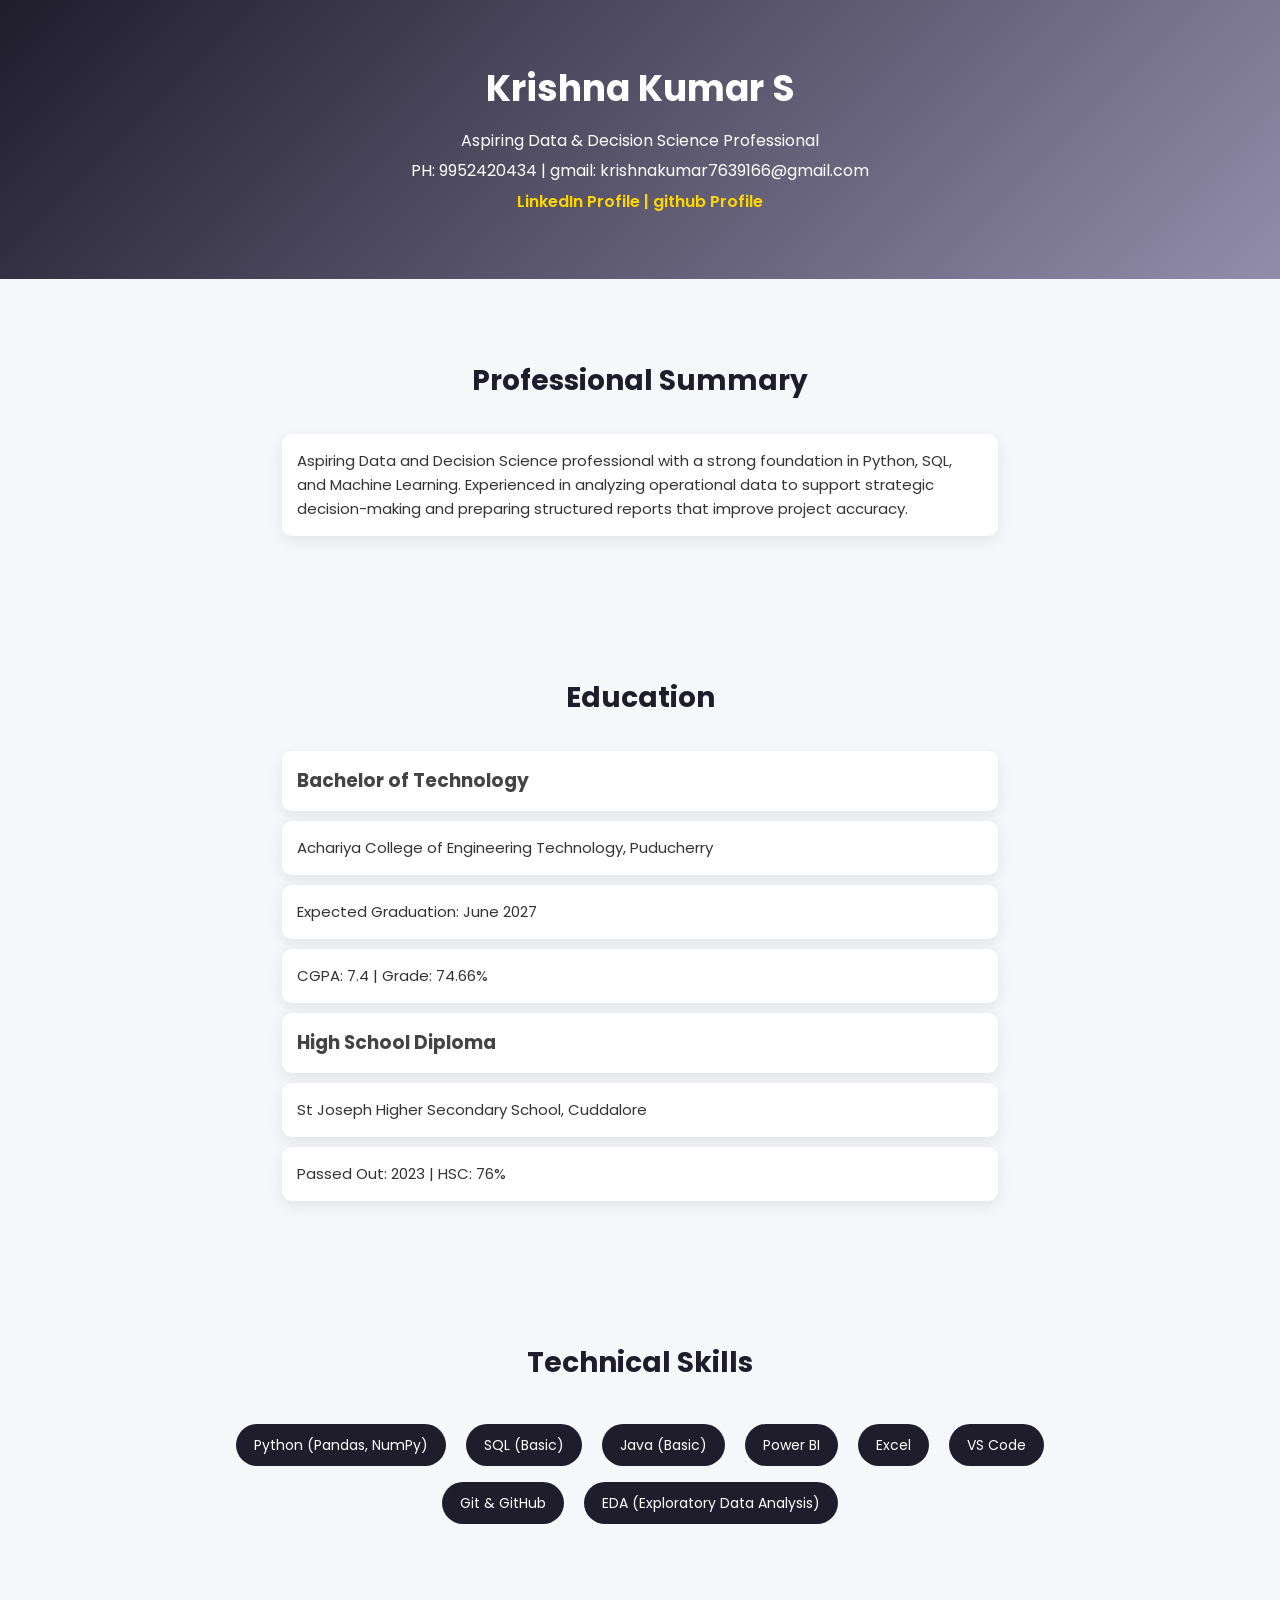
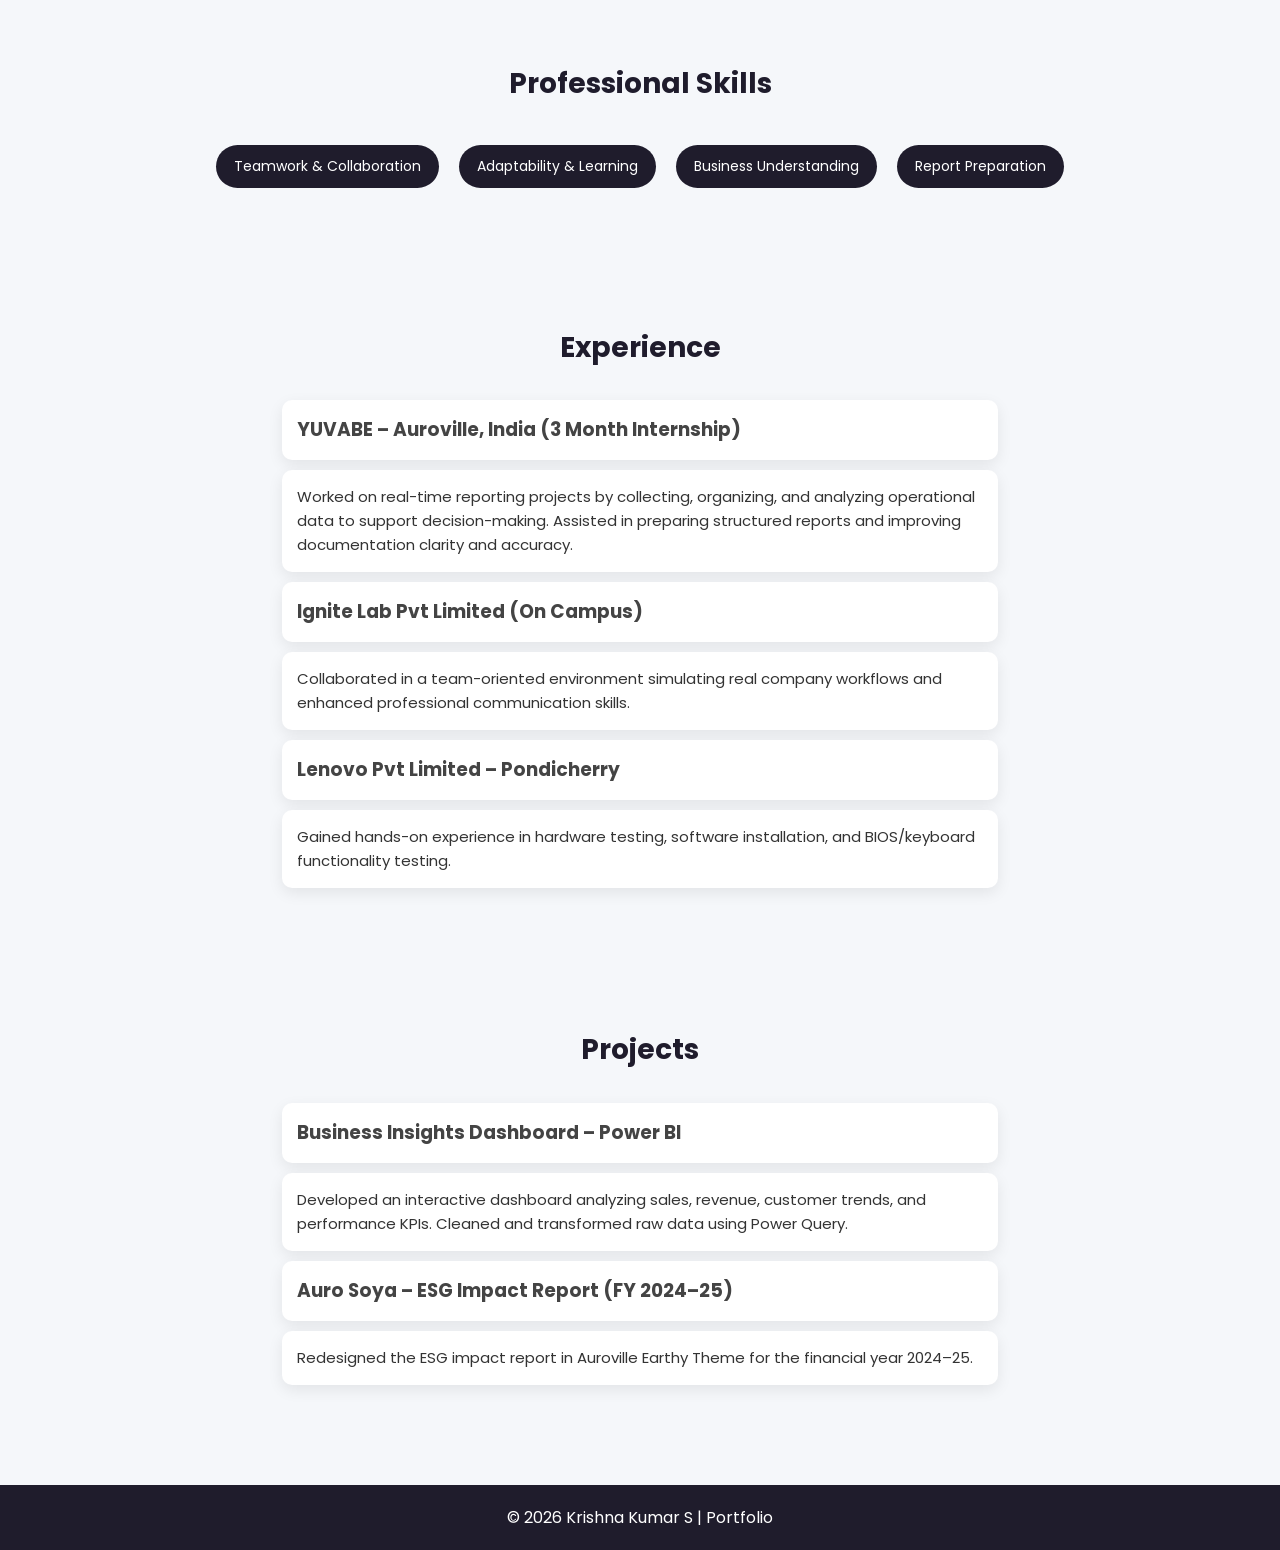
<file: index.html>
<!DOCTYPE html>
<html lang="en">
<head>
    <meta charset="UTF-8">
    <title>Krishna Kumar S | Portfolio</title>
    <link rel="stylesheet" href="style.css">
</head>
<body>

    <!-- Header -->
    <header>
        <h1>Krishna Kumar S</h1>
        <p>Aspiring Data & Decision Science Professional</p>
        <p>PH: 9952420434 | gmail: krishnakumar7639166@gmail.com</p>
        <p>
            <a href="https://www.linkedin.com/in/krishna-kumar-s-a0b208290" target="_blank">
                LinkedIn Profile
            </a>
            <a href="https://github.com/krishnxkumxr" target="_blank">
               | github Profile
            </a>
        </p>
    </header>

    <!-- Summary -->
    <section>
        <h2>Professional Summary</h2>
        <p>
            Aspiring Data and Decision Science professional with a strong foundation in Python, SQL, 
            and Machine Learning. Experienced in analyzing operational data to support strategic 
            decision-making and preparing structured reports that improve project accuracy.
        </p>
    </section>

    <!-- Education -->
    <section>
        <h2>Education</h2>

        <h3>Bachelor of Technology</h3>
        <p>Achariya College of Engineering Technology, Puducherry</p>
        <p>Expected Graduation: June 2027</p>
        <p>CGPA: 7.4 | Grade: 74.66%</p>

        <h3>High School Diploma</h3>
        <p>St Joseph Higher Secondary School, Cuddalore</p>
        <p>Passed Out: 2023 | HSC: 76%</p>
    </section>

    <!-- Technical Skills -->
    <section>
        <h2>Technical Skills</h2>
        <ul>
            <li>Python (Pandas, NumPy)</li>
            <li>SQL (Basic)</li>
            <li>Java (Basic)</li>
            <li>Power BI</li>
            <li>Excel</li>
            <li>VS Code</li>
            <li>Git & GitHub</li>
            <li>EDA (Exploratory Data Analysis)</li>
        </ul>
    </section>

    <!-- Professional Skills -->
    <section>
        <h2>Professional Skills</h2>
        <ul>
            <li>Teamwork & Collaboration</li>
            <li>Adaptability & Learning</li>
            <li>Business Understanding</li>
            <li>Report Preparation</li>
        </ul>
    </section>

    <!-- Experience -->
    <section>
        <h2>Experience</h2>

        <h3>YUVABE – Auroville, India (3 Month Internship)</h3>
        <p>
            Worked on real-time reporting projects by collecting, organizing, and analyzing 
            operational data to support decision-making. Assisted in preparing structured reports 
            and improving documentation clarity and accuracy.
        </p>

        <h3>Ignite Lab Pvt Limited (On Campus)</h3>
        <p>
            Collaborated in a team-oriented environment simulating real company workflows and 
            enhanced professional communication skills.
        </p>

        <h3>Lenovo Pvt Limited – Pondicherry</h3>
        <p>
            Gained hands-on experience in hardware testing, software installation, and 
            BIOS/keyboard functionality testing.
        </p>
    </section>

    <!-- Projects -->
    <section>
        <h2>Projects</h2>

        <h3>Business Insights Dashboard – Power BI</h3>
        <p>
            Developed an interactive dashboard analyzing sales, revenue, customer trends, 
            and performance KPIs. Cleaned and transformed raw data using Power Query.
        </p>

        <h3>Auro Soya – ESG Impact Report (FY 2024–25)</h3>
        <p>
            Redesigned the ESG impact report in Auroville Earthy Theme for the 
            financial year 2024–25.
        </p>
    </section>

    <!-- Footer -->
    <footer>
        <p>© 2026 Krishna Kumar S | Portfolio</p>
    </footer>

</body>
</html>
</file>
<file: style.css>
/* Google Font */
@import url('https://fonts.googleapis.com/css2?family=Poppins:wght@300;400;600&display=swap');

* {
    margin: 0;
    padding: 0;
    box-sizing: border-box;
}

/* Body */
body {
    font-family: 'Poppins', sans-serif;
    background: #f5f7fa;
    color: #333;
    line-height: 1.6;
}

/* Header */
header {
    background: linear-gradient(135deg, #1f1c2c, #928dab);
    color: white;
    text-align: center;
    padding: 60px 20px;
}

header h1 {
    font-size: 36px;
    margin-bottom: 10px;
}

header p {
    margin: 5px 0;
}

header a {
    color: #ffd700;
    text-decoration: none;
    font-weight: 600;
}

header a:hover {
    text-decoration: underline;
}

/* Sections */
section {
    padding: 50px 15%;
    margin: 30px 0;
}

section h2 {
    text-align: center;
    margin-bottom: 30px;
    font-size: 28px;
    color: #1f1c2c;
}

/* Lists */
ul {
    list-style: none;
    text-align: center;
}

ul li {
    display: inline-block;
    background: #1f1c2c;
    color: white;
    padding: 10px 18px;
    margin: 8px;
    border-radius: 25px;
    font-size: 14px;
    transition: 0.3s;
}

ul li:hover {
    background: #928dab;
    cursor: pointer;
}

/* Experience & Projects Cards */
section h3 {
    margin-top: 20px;
    color: #444;
}

section p {
    margin-top: 8px;
    font-size: 15px;
}

/* Card Effect */
section h3, section p {
    background: white;
    padding: 15px;
    border-radius: 10px;
    margin: 10px auto;
    box-shadow: 0 5px 15px rgba(0,0,0,0.08);
    width: 80%;
}

/* Footer */
footer {
    background: #1f1c2c;
    color: white;
    text-align: center;
    padding: 20px;
    margin-top: 40px;
}

/* Responsive */
@media (max-width: 768px) {
    section {
        padding: 40px 5%;
    }

    section h3, section p {
        width: 100%;
    }

    ul li {
        display: block;
        margin: 10px auto;
    }
}
</file>
